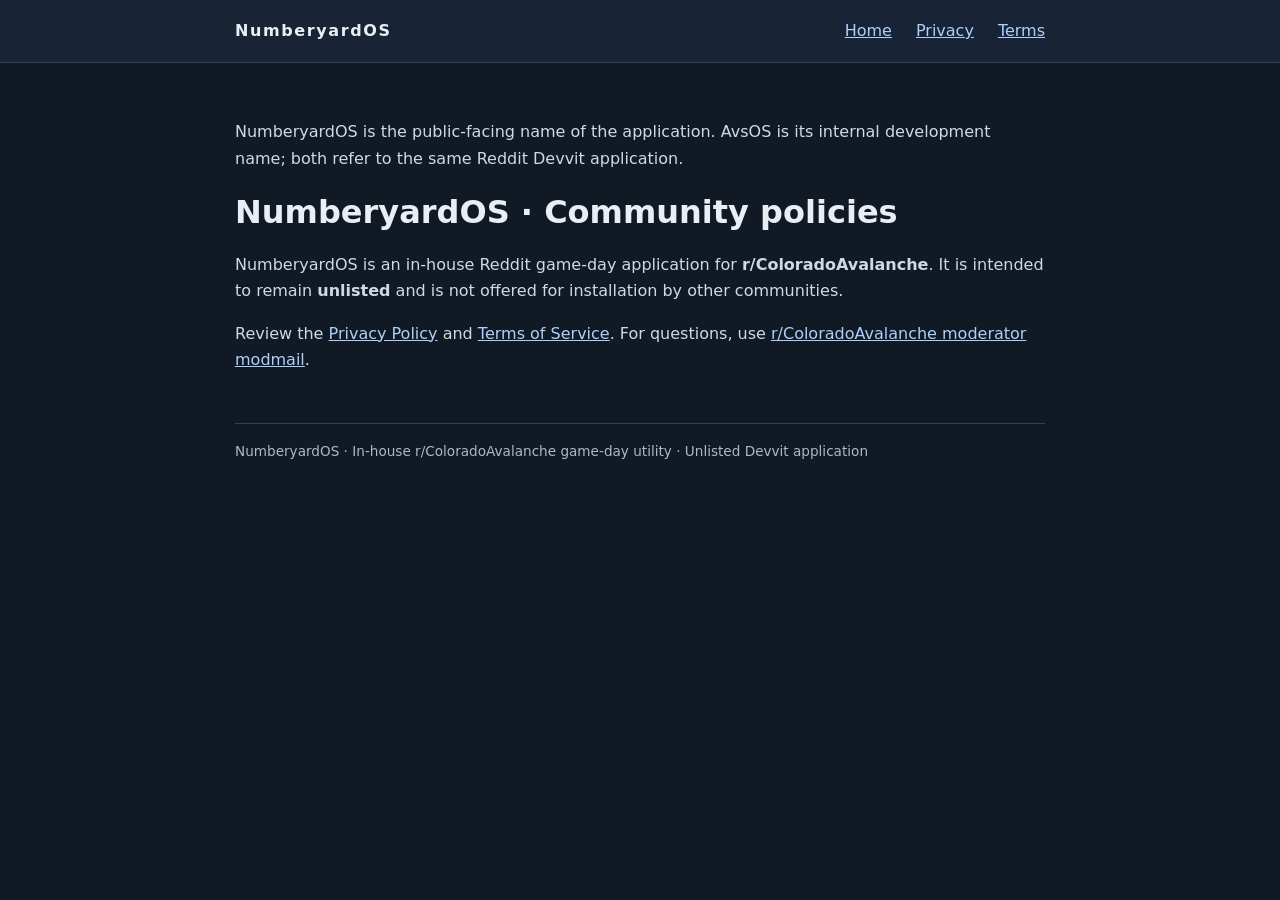
<file: index.html>
<!doctype html><html lang="en"><head><meta charset="utf-8"><meta name="viewport" content="width=device-width,initial-scale=1"><meta name="robots" content="index,follow"><title>Community policies — NumberyardOS</title><link rel="stylesheet" href="style.css"></head><body><header><nav><strong>NumberyardOS</strong><a href="index.html">Home</a><a href="privacy.html">Privacy</a><a href="terms.html">Terms</a></nav></header><main><p class="naming-note">NumberyardOS is the public-facing name of the application. AvsOS is its internal development name; both refer to the same Reddit Devvit application.</p><h1>NumberyardOS · Community policies</h1>
<p>NumberyardOS is an in-house Reddit game-day application for <strong>r/ColoradoAvalanche</strong>. It is intended to remain <strong>unlisted</strong> and is not offered for installation by other communities.</p>
<p>Review the <a href="privacy.html">Privacy Policy</a> and <a href="terms.html">Terms of Service</a>. For questions, use <a href="https://www.reddit.com/message/compose/?to=%2Fr%2FColoradoAvalanche">r/ColoradoAvalanche moderator modmail</a>.</p>
<footer>NumberyardOS · In-house r/ColoradoAvalanche game-day utility · Unlisted Devvit application</footer></main></body></html>
</file>
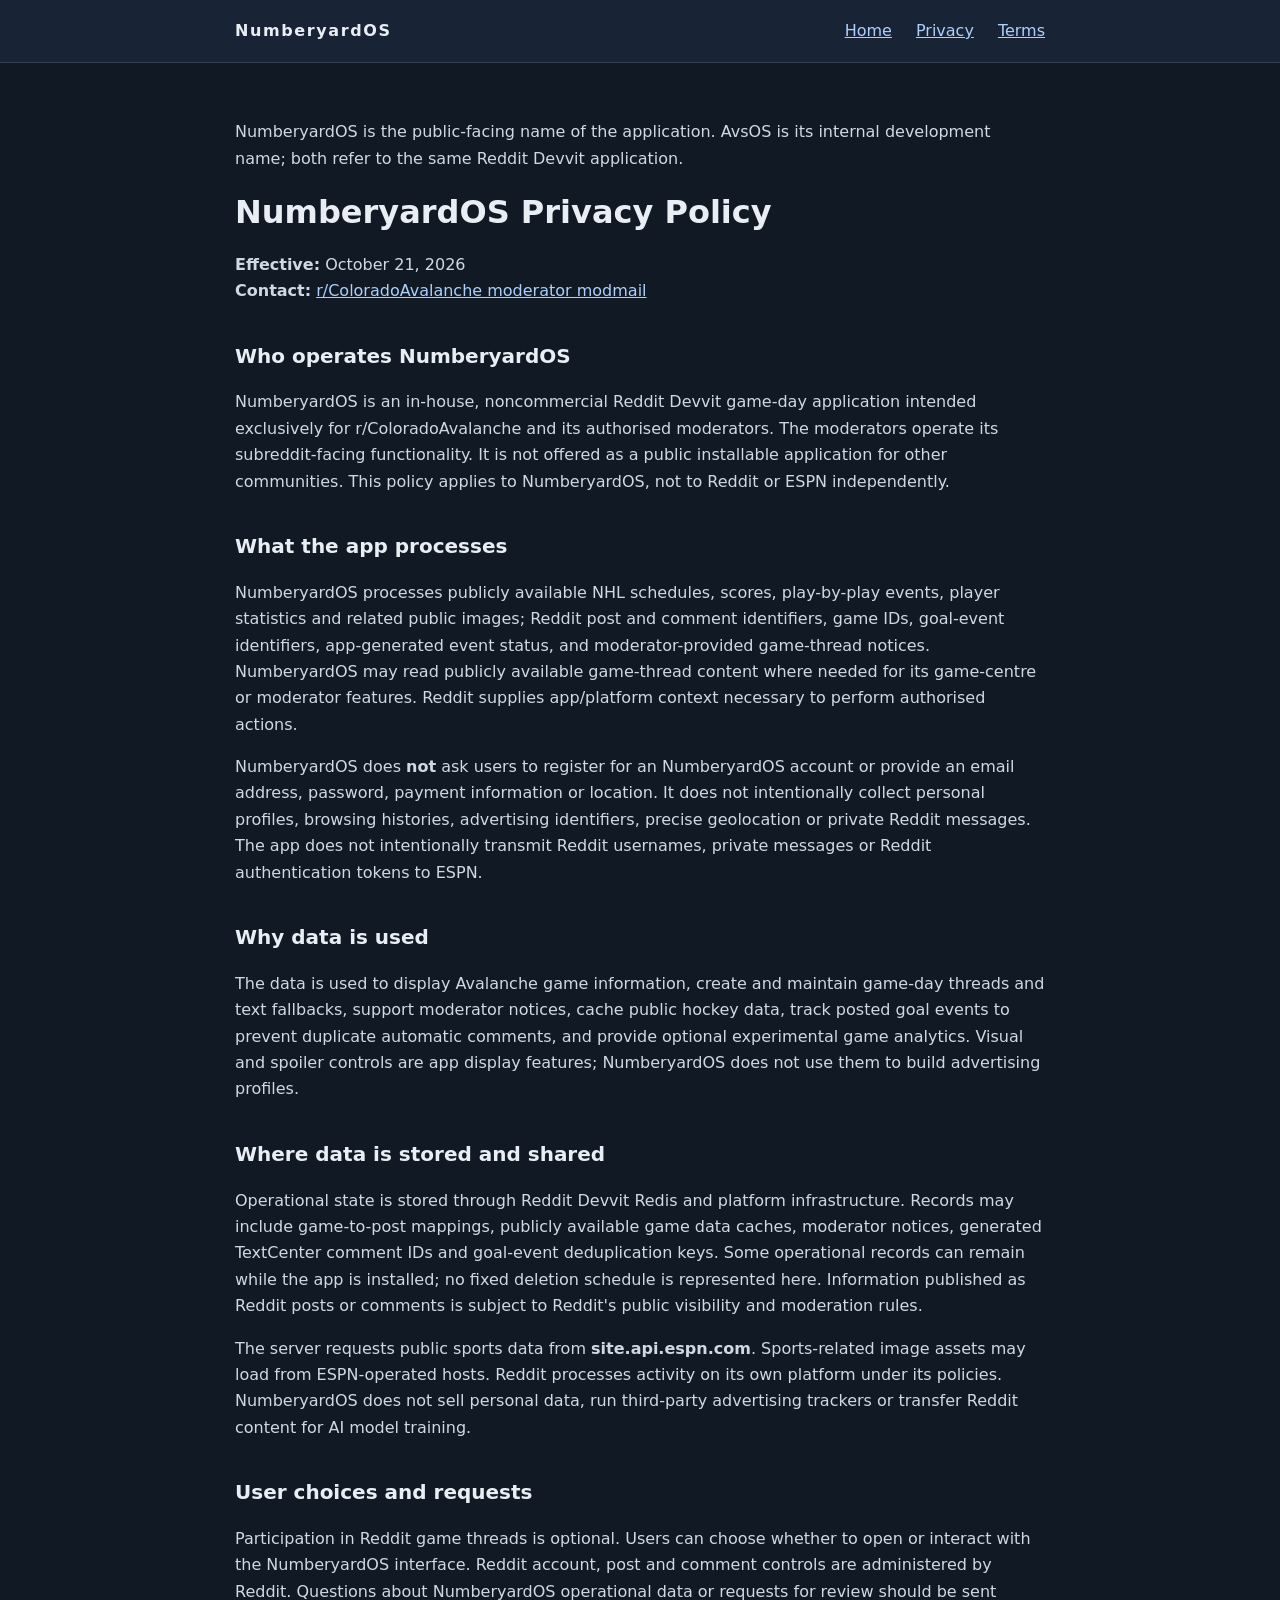
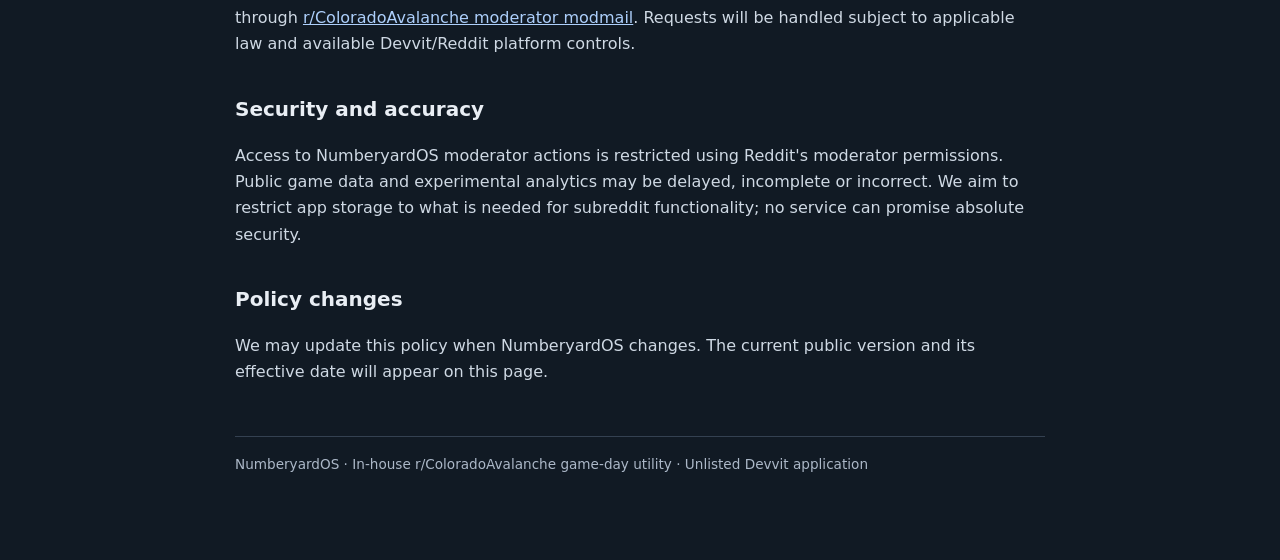
<file: privacy.html>
<!doctype html><html lang="en"><head><meta charset="utf-8"><meta name="viewport" content="width=device-width,initial-scale=1"><meta name="robots" content="index,follow"><title>Privacy Policy — NumberyardOS</title><link rel="stylesheet" href="style.css"></head><body><header><nav><strong>NumberyardOS</strong><a href="index.html">Home</a><a href="privacy.html">Privacy</a><a href="terms.html">Terms</a></nav></header><main><p class="naming-note">NumberyardOS is the public-facing name of the application. AvsOS is its internal development name; both refer to the same Reddit Devvit application.</p><h1>NumberyardOS Privacy Policy</h1>
<p><strong>Effective:</strong> October 21, 2026<br />
<strong>Contact:</strong> <a href="https://www.reddit.com/message/compose/?to=%2Fr%2FColoradoAvalanche">r/ColoradoAvalanche moderator modmail</a></p>
<h2>Who operates NumberyardOS</h2>
<p>NumberyardOS is an in-house, noncommercial Reddit Devvit game-day application intended exclusively for r/ColoradoAvalanche and its authorised moderators. The moderators operate its subreddit-facing functionality. It is not offered as a public installable application for other communities. This policy applies to NumberyardOS, not to Reddit or ESPN independently.</p>
<h2>What the app processes</h2>
<p>NumberyardOS processes publicly available NHL schedules, scores, play-by-play events, player statistics and related public images; Reddit post and comment identifiers, game IDs, goal-event identifiers, app-generated event status, and moderator-provided game-thread notices. NumberyardOS may read publicly available game-thread content where needed for its game-centre or moderator features. Reddit supplies app/platform context necessary to perform authorised actions.</p>
<p>NumberyardOS does <strong>not</strong> ask users to register for an NumberyardOS account or provide an email address, password, payment information or location. It does not intentionally collect personal profiles, browsing histories, advertising identifiers, precise geolocation or private Reddit messages. The app does not intentionally transmit Reddit usernames, private messages or Reddit authentication tokens to ESPN.</p>
<h2>Why data is used</h2>
<p>The data is used to display Avalanche game information, create and maintain game-day threads and text fallbacks, support moderator notices, cache public hockey data, track posted goal events to prevent duplicate automatic comments, and provide optional experimental game analytics. Visual and spoiler controls are app display features; NumberyardOS does not use them to build advertising profiles.</p>
<h2>Where data is stored and shared</h2>
<p>Operational state is stored through Reddit Devvit Redis and platform infrastructure. Records may include game-to-post mappings, publicly available game data caches, moderator notices, generated TextCenter comment IDs and goal-event deduplication keys. Some operational records can remain while the app is installed; no fixed deletion schedule is represented here. Information published as Reddit posts or comments is subject to Reddit's public visibility and moderation rules.</p>
<p>The server requests public sports data from <strong>site.api.espn.com</strong>. Sports-related image assets may load from ESPN-operated hosts. Reddit processes activity on its own platform under its policies. NumberyardOS does not sell personal data, run third-party advertising trackers or transfer Reddit content for AI model training.</p>
<h2>User choices and requests</h2>
<p>Participation in Reddit game threads is optional. Users can choose whether to open or interact with the NumberyardOS interface. Reddit account, post and comment controls are administered by Reddit. Questions about NumberyardOS operational data or requests for review should be sent through <a href="https://www.reddit.com/message/compose/?to=%2Fr%2FColoradoAvalanche">r/ColoradoAvalanche moderator modmail</a>. Requests will be handled subject to applicable law and available Devvit/Reddit platform controls.</p>
<h2>Security and accuracy</h2>
<p>Access to NumberyardOS moderator actions is restricted using Reddit's moderator permissions. Public game data and experimental analytics may be delayed, incomplete or incorrect. We aim to restrict app storage to what is needed for subreddit functionality; no service can promise absolute security.</p>
<h2>Policy changes</h2>
<p>We may update this policy when NumberyardOS changes. The current public version and its effective date will appear on this page.</p>
<footer>NumberyardOS · In-house r/ColoradoAvalanche game-day utility · Unlisted Devvit application</footer></main></body></html>
</file>
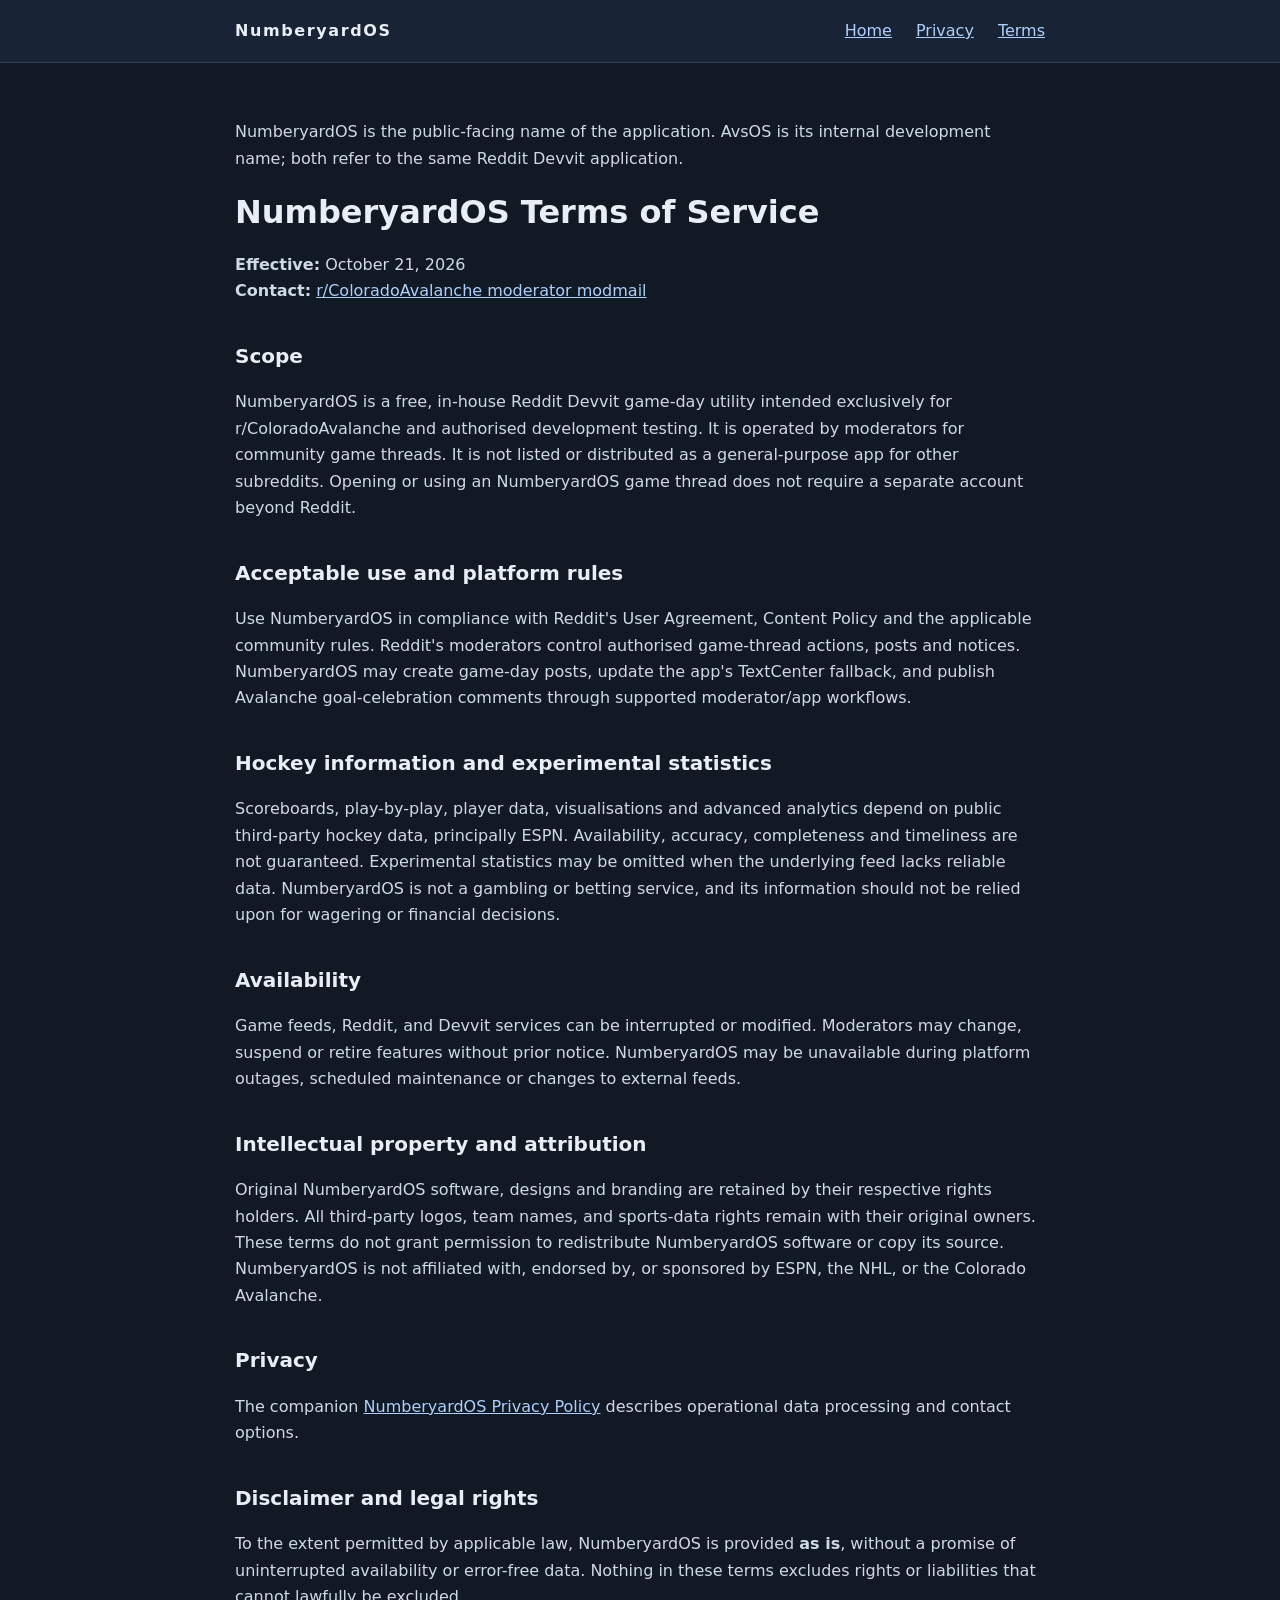
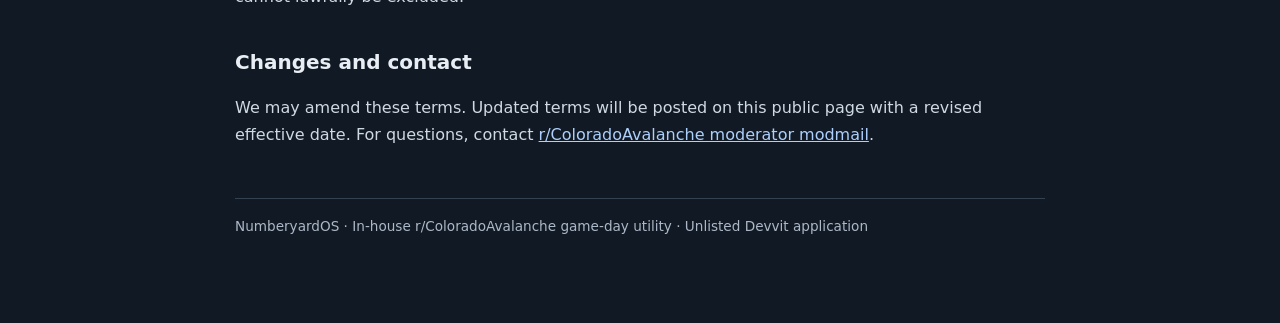
<file: terms.html>
<!doctype html><html lang="en"><head><meta charset="utf-8"><meta name="viewport" content="width=device-width,initial-scale=1"><meta name="robots" content="index,follow"><title>Terms of Service — NumberyardOS</title><link rel="stylesheet" href="style.css"></head><body><header><nav><strong>NumberyardOS</strong><a href="index.html">Home</a><a href="privacy.html">Privacy</a><a href="terms.html">Terms</a></nav></header><main><p class="naming-note">NumberyardOS is the public-facing name of the application. AvsOS is its internal development name; both refer to the same Reddit Devvit application.</p><h1>NumberyardOS Terms of Service</h1>
<p><strong>Effective:</strong> October 21, 2026<br />
<strong>Contact:</strong> <a href="https://www.reddit.com/message/compose/?to=%2Fr%2FColoradoAvalanche">r/ColoradoAvalanche moderator modmail</a></p>
<h2>Scope</h2>
<p>NumberyardOS is a free, in-house Reddit Devvit game-day utility intended exclusively for r/ColoradoAvalanche and authorised development testing. It is operated by moderators for community game threads. It is not listed or distributed as a general-purpose app for other subreddits. Opening or using an NumberyardOS game thread does not require a separate account beyond Reddit.</p>
<h2>Acceptable use and platform rules</h2>
<p>Use NumberyardOS in compliance with Reddit's User Agreement, Content Policy and the applicable community rules. Reddit's moderators control authorised game-thread actions, posts and notices. NumberyardOS may create game-day posts, update the app's TextCenter fallback, and publish Avalanche goal-celebration comments through supported moderator/app workflows.</p>
<h2>Hockey information and experimental statistics</h2>
<p>Scoreboards, play-by-play, player data, visualisations and advanced analytics depend on public third-party hockey data, principally ESPN. Availability, accuracy, completeness and timeliness are not guaranteed. Experimental statistics may be omitted when the underlying feed lacks reliable data. NumberyardOS is not a gambling or betting service, and its information should not be relied upon for wagering or financial decisions.</p>
<h2>Availability</h2>
<p>Game feeds, Reddit, and Devvit services can be interrupted or modified. Moderators may change, suspend or retire features without prior notice. NumberyardOS may be unavailable during platform outages, scheduled maintenance or changes to external feeds.</p>
<h2>Intellectual property and attribution</h2>
<p>Original NumberyardOS software, designs and branding are retained by their respective rights holders. All third-party logos, team names, and sports-data rights remain with their original owners. These terms do not grant permission to redistribute NumberyardOS software or copy its source. NumberyardOS is not affiliated with, endorsed by, or sponsored by ESPN, the NHL, or the Colorado Avalanche.</p>
<h2>Privacy</h2>
<p>The companion <a href="privacy.html">NumberyardOS Privacy Policy</a> describes operational data processing and contact options.</p>
<h2>Disclaimer and legal rights</h2>
<p>To the extent permitted by applicable law, NumberyardOS is provided <strong>as is</strong>, without a promise of uninterrupted availability or error-free data. Nothing in these terms excludes rights or liabilities that cannot lawfully be excluded.</p>
<h2>Changes and contact</h2>
<p>We may amend these terms. Updated terms will be posted on this public page with a revised effective date. For questions, contact <a href="https://www.reddit.com/message/compose/?to=%2Fr%2FColoradoAvalanche">r/ColoradoAvalanche moderator modmail</a>.</p>
<footer>NumberyardOS · In-house r/ColoradoAvalanche game-day utility · Unlisted Devvit application</footer></main></body></html>
</file>
<file: style.css>
body{background:#111a24;color:#e9eef4;font:16px/1.65 system-ui,-apple-system,Segoe UI,sans-serif;margin:0}main{max-width:810px;margin:auto;padding:40px 22px 85px}header{border-bottom:1px solid #344151;padding:18px 22px;background:#182435}nav{max-width:810px;margin:auto;display:flex;gap:24px;align-items:center}nav strong{margin-right:auto;letter-spacing:.1em}a{color:#adcffb}h1{font-size:2rem;line-height:1.15}h2{font-size:1.25rem;margin-top:2.2rem}p,li{color:#cfd9e4}footer{border-top:1px solid #344151;margin-top:50px;padding-top:16px;font-size:.85rem;color:#acb8c8}@media(max-width:500px){main{padding:28px 16px 60px}nav{gap:12px;font-size:.9rem}}
</file>
